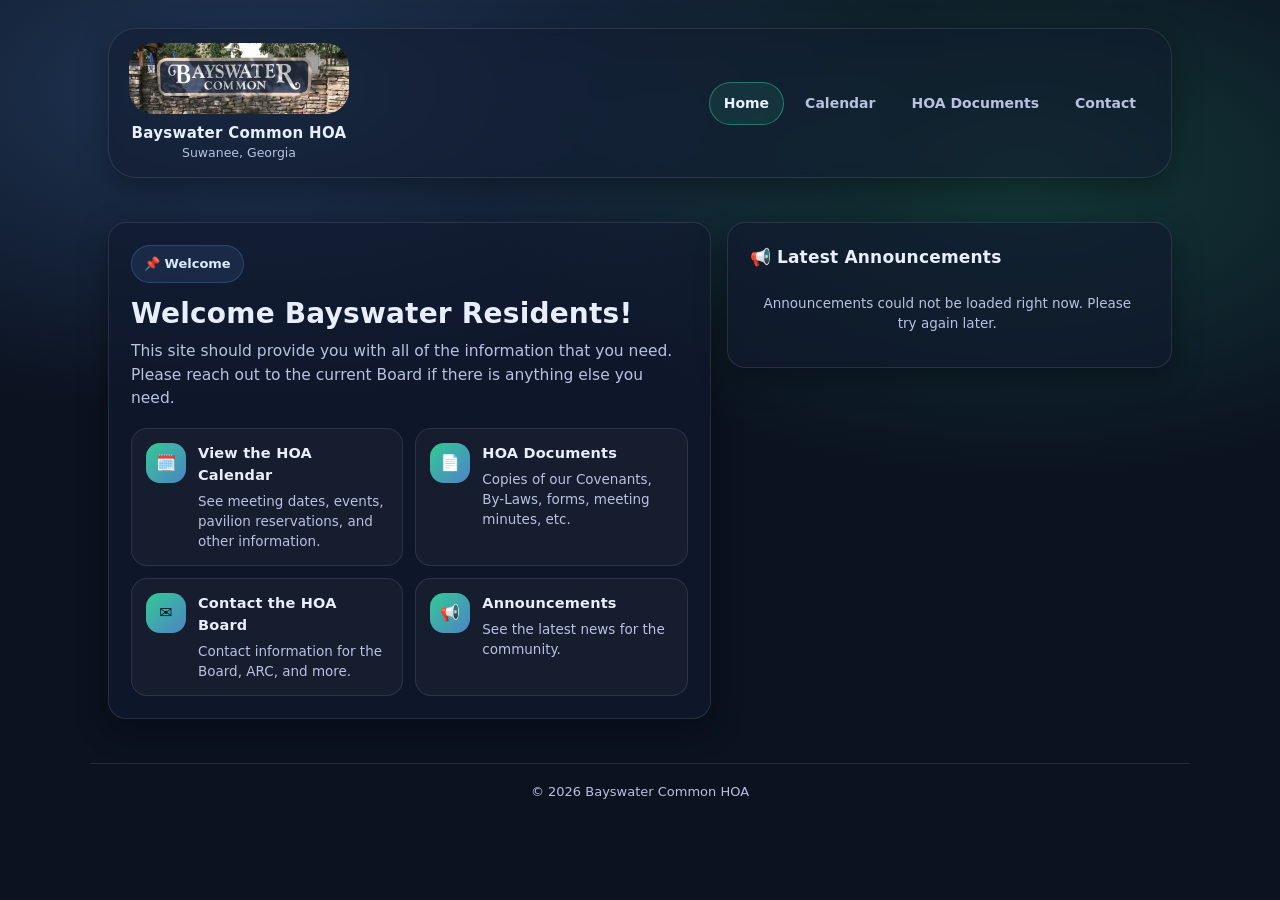
<file: index.html>
<!doctype html>
<html lang="en">
<head>
  <meta charset="utf-8">
  <meta name="viewport" content="width=device-width,initial-scale=1">
  <meta http-equiv="Content-Security-Policy" content="default-src 'self'; script-src 'self'; style-src 'self' 'unsafe-inline'; img-src 'self' data:; connect-src https://admin.bayswatercommon.org; media-src https://admin.bayswatercommon.org; frame-src https://calendar.google.com; form-action 'none'; base-uri 'self'; object-src 'none'">
  <meta name="referrer" content="strict-origin-when-cross-origin">
  <title>Bayswater Common HOA</title>
  <meta name="description" content="Bayswater Common HOA, Suwanee GA: announcements, calendar, documents and contacts for residents.">
  <link rel="icon" href="assets/logo.jpg" type="image/jpeg">
  <link rel="stylesheet" href="css/site.css?v=6">
</head>
<body>
  <header>
    <div class="topbar">
      <a class="brand" href="index.html">
        <img src="assets/logo.jpg" alt="" class="logo" width="394" height="127">
        <div>
          <h1>Bayswater Common HOA</h1>
          <p>Suwanee, Georgia</p>
        </div>
      </a>
      <nav aria-label="Primary">
        <a class="navlink" href="index.html" aria-current="page">Home</a>
        <a class="navlink" href="calendar.html">Calendar</a>
        <a class="navlink" href="documents.html">HOA Documents</a>
        <a class="navlink" href="contact.html">Contact</a>
      </nav>
    </div>
  </header>

  <main class="container">
    <section class="hero">
      <div class="card">
        <div class="pill">📌 Welcome</div>
        <h2>Welcome Bayswater Residents!</h2>
        <p>This site should provide you with all of the information that you need. Please reach out to the current Board if there is anything else you need.</p>

        <div class="grid">
          <a class="action" href="calendar.html">
            <div class="icon" aria-hidden="true">🗓️</div>
            <div>
              <h3>View the HOA Calendar</h3>
              <p>See meeting dates, events, pavilion reservations, and other information.</p>
            </div>
          </a>
          <a class="action" href="documents.html">
            <div class="icon" aria-hidden="true">📄</div>
            <div>
              <h3>HOA Documents</h3>
              <p>Copies of our Covenants, By-Laws, forms, meeting minutes, etc.</p>
            </div>
          </a>
          <a class="action" href="contact.html">
            <div class="icon" aria-hidden="true">✉️</div>
            <div>
              <h3>Contact the HOA Board</h3>
              <p>Contact information for the Board, ARC, and more.</p>
            </div>
          </a>
          <a class="action" href="calendar.html#announcements">
            <div class="icon" aria-hidden="true">📢</div>
            <div>
              <h3>Announcements</h3>
              <p>See the latest news for the community.</p>
            </div>
          </a>
        </div>
      </div>

      <aside class="card">
        <h3>📢 Latest Announcements</h3>
        <div class="announcements-box" id="announcementsList" tabindex="0" aria-label="Latest announcements">
          <div class="no-announcements">Loading announcements…</div>
        </div>
      </aside>
    </section>
  </main>

  <footer>
    <div class="footerline">© <span id="y"></span> Bayswater Common HOA</div>
  </footer>

  <script src="js/site.js?v=1"></script>
  <script src="js/announcements.js?v=2"></script>
</body>
</html>
</file>
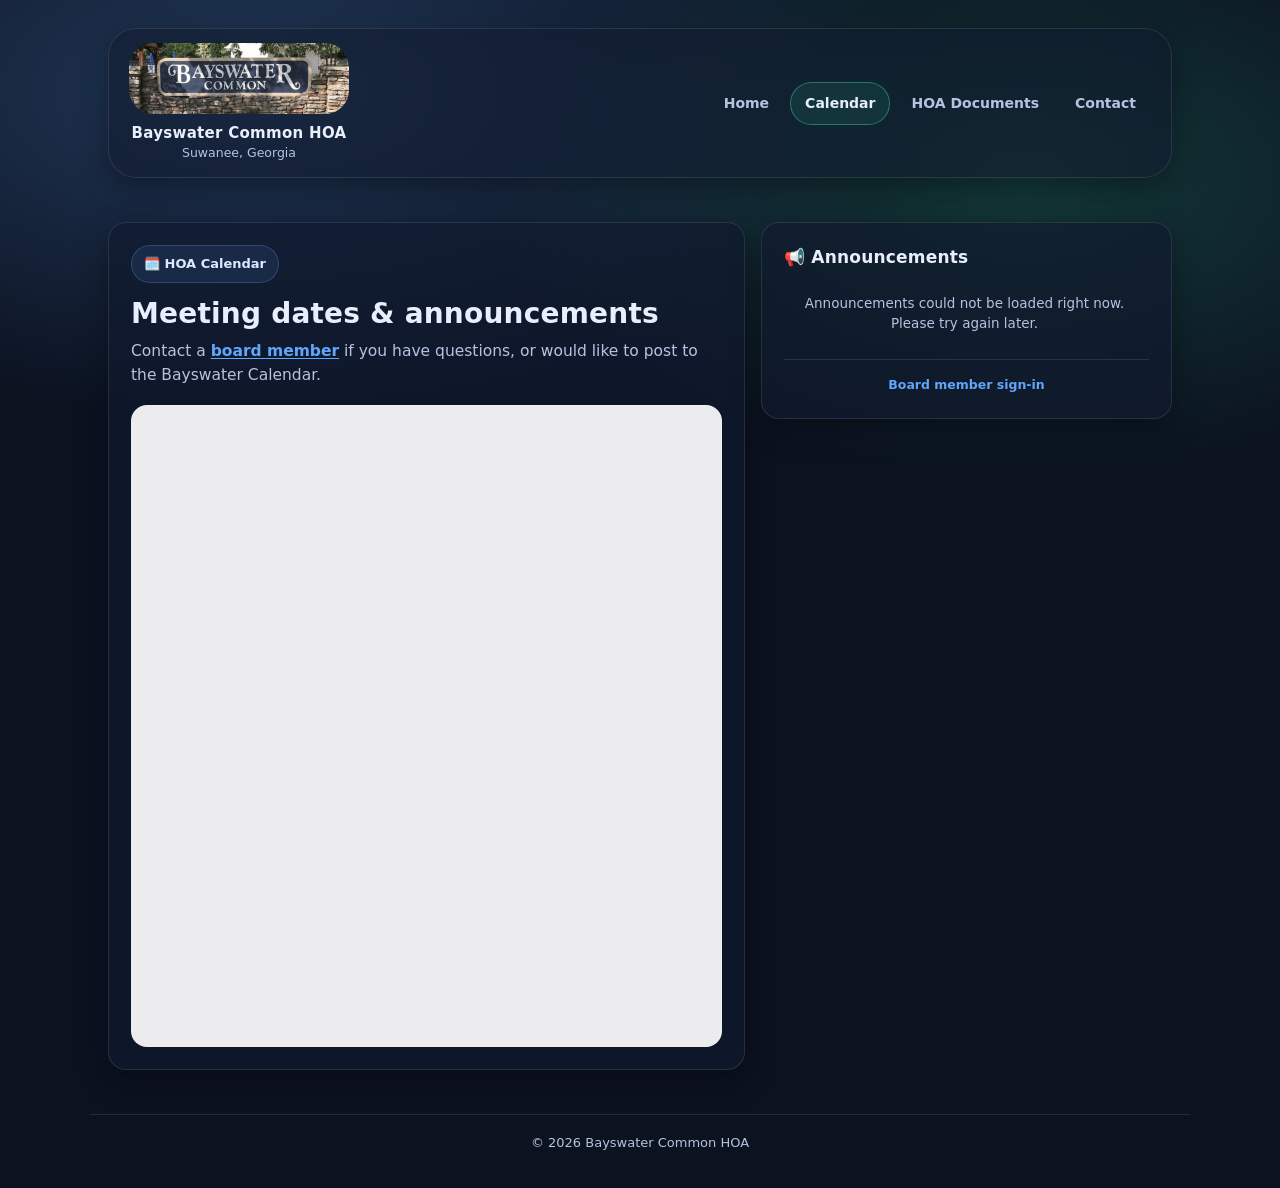
<file: calendar.html>
<!doctype html>
<html lang="en">
<head>
  <meta charset="utf-8">
  <meta name="viewport" content="width=device-width,initial-scale=1">
  <meta http-equiv="Content-Security-Policy" content="default-src 'self'; script-src 'self'; style-src 'self' 'unsafe-inline'; img-src 'self' data:; connect-src https://admin.bayswatercommon.org; media-src https://admin.bayswatercommon.org; frame-src https://calendar.google.com; form-action 'none'; base-uri 'self'; object-src 'none'">
  <meta name="referrer" content="strict-origin-when-cross-origin">
  <title>Calendar | Bayswater Common HOA</title>
  <meta name="description" content="Bayswater Common HOA calendar: meeting dates, events, pavilion reservations and announcements.">
  <link rel="icon" href="assets/logo.jpg" type="image/jpeg">
  <link rel="stylesheet" href="css/site.css?v=6">
</head>
<body>
  <header>
    <div class="topbar">
      <a class="brand" href="index.html">
        <img src="assets/logo.jpg" alt="" class="logo" width="394" height="127">
        <div>
          <h1>Bayswater Common HOA</h1>
          <p>Suwanee, Georgia</p>
        </div>
      </a>
      <nav aria-label="Primary">
        <a class="navlink" href="index.html">Home</a>
        <a class="navlink" href="calendar.html" aria-current="page">Calendar</a>
        <a class="navlink" href="documents.html">HOA Documents</a>
        <a class="navlink" href="contact.html">Contact</a>
      </nav>
    </div>
  </header>

  <main class="container">
    <section class="hero wide-main">
      <div class="card">
        <div class="pill">🗓️ HOA Calendar</div>
        <h2>Meeting dates &amp; announcements</h2>
        <p>Contact a <a class="text-link" href="contact.html">board member</a> if you have questions, or would like to post to the Bayswater Calendar.</p>
        <div class="calendar-wrap">
          <iframe id="hoaCalendar" title="Bayswater Common HOA calendar"
            src="https://calendar.google.com/calendar/embed?src=bayswatercommon%40gmail.com&amp;ctz=America%2FNew_York&amp;mode=MONTH&amp;showNav=1&amp;showDate=1"
            loading="lazy"></iframe>
        </div>
      </div>

      <aside class="card" id="announcements">
        <h3>📢 Announcements</h3>
        <div class="announcements-box tall" id="announcementsList" tabindex="0" aria-label="Announcements">
          <div class="no-announcements">Loading announcements…</div>
        </div>
        <div class="admin-link">
          <a href="https://admin.bayswatercommon.org/">Board member sign-in</a>
        </div>
      </aside>
    </section>
  </main>

  <footer>
    <div class="footerline">© <span id="y"></span> Bayswater Common HOA</div>
  </footer>

  <script src="js/site.js?v=1"></script>
  <script src="js/announcements.js?v=2"></script>
</body>
</html>
</file>
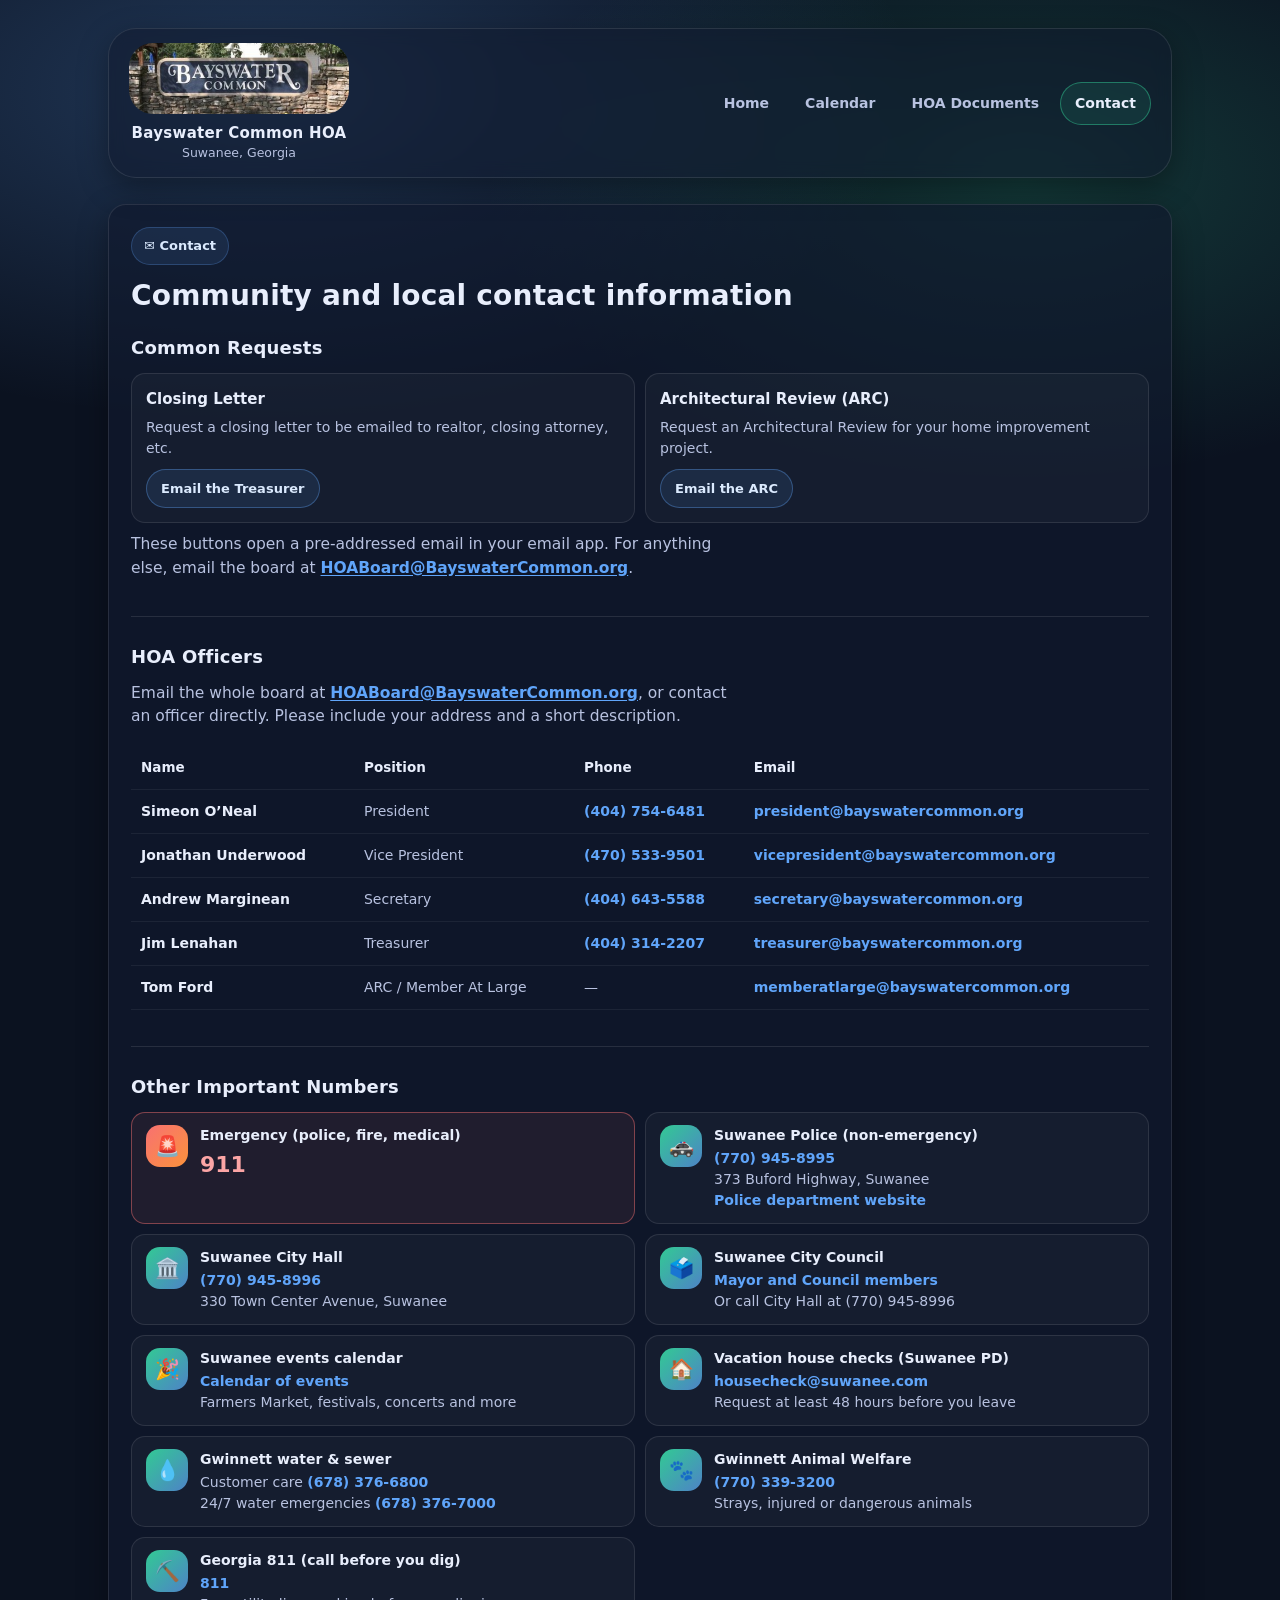
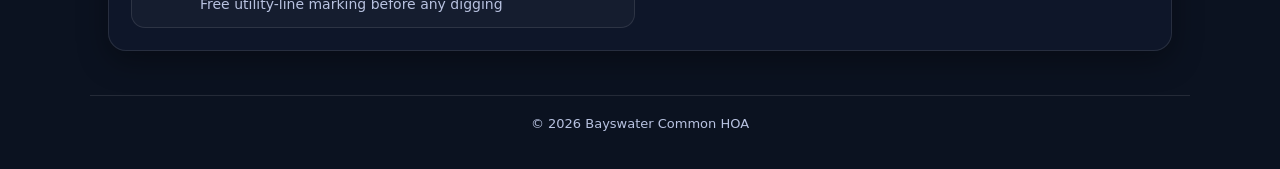
<file: contact.html>
<!doctype html>
<html lang="en">
<head>
  <meta charset="utf-8">
  <meta name="viewport" content="width=device-width,initial-scale=1">
  <meta http-equiv="Content-Security-Policy" content="default-src 'self'; script-src 'self'; style-src 'self' 'unsafe-inline'; img-src 'self' data:; connect-src https://admin.bayswatercommon.org; media-src https://admin.bayswatercommon.org; frame-src https://calendar.google.com; form-action 'none'; base-uri 'self'; object-src 'none'">
  <meta name="referrer" content="strict-origin-when-cross-origin">
  <title>Contact | Bayswater Common HOA</title>
  <meta name="description" content="Contact the Bayswater Common HOA board, ARC, and local Suwanee and Gwinnett services.">
  <link rel="icon" href="assets/logo.jpg" type="image/jpeg">
  <link rel="stylesheet" href="css/site.css?v=6">
</head>
<body>
  <header>
    <div class="topbar">
      <a class="brand" href="index.html">
        <img src="assets/logo.jpg" alt="" class="logo" width="394" height="127">
        <div>
          <h1>Bayswater Common HOA</h1>
          <p>Suwanee, Georgia</p>
        </div>
      </a>
      <nav aria-label="Primary">
        <a class="navlink" href="index.html">Home</a>
        <a class="navlink" href="calendar.html">Calendar</a>
        <a class="navlink" href="documents.html">HOA Documents</a>
        <a class="navlink" href="contact.html" aria-current="page">Contact</a>
      </nav>
    </div>
  </header>

  <main class="container">
    <section class="card">
      <div class="pill">✉️ Contact</div>
      <h2>Community and local contact information</h2>

      <h3 class="section-title">Common Requests</h3>
      <ul class="requests">
        <li>
          <b>Closing Letter</b>
          <span>Request a closing letter to be emailed to realtor, closing attorney, etc.</span>
          <a class="doclink" href="mailto:treasurer@bayswatercommon.org?subject=Requesting%20Closing%20Letter&amp;body=Please%20include%20the%20email%20address%20of%20your%20realtor%20or%20closing%20attorney.%0A%0A">Email the Treasurer</a>
        </li>
        <li>
          <b>Architectural Review (ARC)</b>
          <span>Request an Architectural Review for your home improvement project.</span>
          <a class="doclink" href="mailto:ARC@bayswatercommon.org?subject=ARC%20Request&amp;body=Please%20include%20as%20much%20information%20as%20possible%2C%20including%20photos%2C%20diagrams%2C%20etc.%20%20Be%20sure%20to%20provide%20a%20phone%20number%20at%20which%20we%20can%20reach%20you.%0A%0A">Email the ARC</a>
        </li>
      </ul>
      <p class="muted small">These buttons open a pre-addressed email in your email app. For anything else, email the board at <a class="text-link" href="mailto:HOABoard@BayswaterCommon.org">HOABoard@BayswaterCommon.org</a>.</p>

      <h3 class="section-title">HOA Officers</h3>
      <p class="muted small">Email the whole board at <a class="text-link" href="mailto:HOABoard@BayswaterCommon.org">HOABoard@BayswaterCommon.org</a>, or contact an officer directly. Please include your address and a short description.</p>
      <table class="officers-table" aria-label="HOA officers contact list">
        <thead>
          <tr><th>Name</th><th>Position</th><th>Phone</th><th>Email</th></tr>
        </thead>
        <tbody>
          <tr>
            <td>Simeon O’Neal</td>
            <td data-label="Position">President</td>
            <td data-label="Phone"><a class="phone" href="tel:+14047546481">(404) 754-6481</a></td>
            <td data-label="Email"><a href="mailto:president@bayswatercommon.org">president@bayswatercommon.org</a></td>
          </tr>
          <tr>
            <td>Jonathan Underwood</td>
            <td data-label="Position">Vice President</td>
            <td data-label="Phone"><a class="phone" href="tel:+14705339501">(470) 533-9501</a></td>
            <td data-label="Email"><a href="mailto:vicepresident@bayswatercommon.org">vicepresident@bayswatercommon.org</a></td>
          </tr>
          <tr>
            <td>Andrew Marginean</td>
            <td data-label="Position">Secretary</td>
            <td data-label="Phone"><a class="phone" href="tel:+14046435588">(404) 643-5588</a></td>
            <td data-label="Email"><a href="mailto:secretary@bayswatercommon.org">secretary@bayswatercommon.org</a></td>
          </tr>
          <tr>
            <td>Jim Lenahan</td>
            <td data-label="Position">Treasurer</td>
            <td data-label="Phone"><a class="phone" href="tel:+14043142207">(404) 314-2207</a></td>
            <td data-label="Email"><a href="mailto:treasurer@bayswatercommon.org">treasurer@bayswatercommon.org</a></td>
          </tr>
          <tr>
            <td>Tom Ford</td>
            <td data-label="Position">ARC / Member At Large</td>
            <td data-label="Phone">—</td>
            <td data-label="Email"><a href="mailto:memberatlarge@bayswatercommon.org">memberatlarge@bayswatercommon.org</a></td>
          </tr>
        </tbody>
      </table>

      <h3 class="section-title">Other Important Numbers</h3>
      <ul class="contact-list">
        <li class="urgent"><span class="ci" aria-hidden="true">🚨</span><div><b>Emergency (police, fire, medical)</b><a class="big" href="tel:911">911</a></div></li>
        <li><span class="ci" aria-hidden="true">🚓</span><div><b>Suwanee Police (non-emergency)</b><a href="tel:+17709458995">(770) 945-8995</a><br>373 Buford Highway, Suwanee<br><a href="https://www.suwanee.com/services/police" target="_blank" rel="noopener">Police department website</a></div></li>
        <li><span class="ci" aria-hidden="true">🏛️</span><div><b>Suwanee City Hall</b><a href="tel:+17709458996">(770) 945-8996</a><br>330 Town Center Avenue, Suwanee</div></li>
        <li><span class="ci" aria-hidden="true">🗳️</span><div><b>Suwanee City Council</b><a href="https://www.suwanee.com/government/city-council" target="_blank" rel="noopener">Mayor and Council members</a><br>Or call City Hall at (770) 945-8996</div></li>
        <li><span class="ci" aria-hidden="true">🎉</span><div><b>Suwanee events calendar</b><a href="https://www.suwanee.com/explore-suwanee/calendar-of-events" target="_blank" rel="noopener">Calendar of events</a><br>Farmers Market, festivals, concerts and more</div></li>
        <li><span class="ci" aria-hidden="true">🏠</span><div><b>Vacation house checks (Suwanee PD)</b><a href="mailto:housecheck@suwanee.com">housecheck@suwanee.com</a><br>Request at least 48 hours before you leave</div></li>
        <li><span class="ci" aria-hidden="true">💧</span><div><b>Gwinnett water &amp; sewer</b>Customer care <a href="tel:+16783766800">(678) 376-6800</a><br>24/7 water emergencies <a href="tel:+16783767000">(678) 376-7000</a></div></li>
        <li><span class="ci" aria-hidden="true">🐾</span><div><b>Gwinnett Animal Welfare</b><a href="tel:+17703393200">(770) 339-3200</a><br>Strays, injured or dangerous animals</div></li>
        <li><span class="ci" aria-hidden="true">⛏️</span><div><b>Georgia 811 (call before you dig)</b><a href="tel:811">811</a><br>Free utility-line marking before any digging</div></li>
      </ul>
    </section>
  </main>

  <footer>
    <div class="footerline">© <span id="y"></span> Bayswater Common HOA</div>
  </footer>
  <script src="js/site.js?v=1"></script>
</body>
</html>
</file>
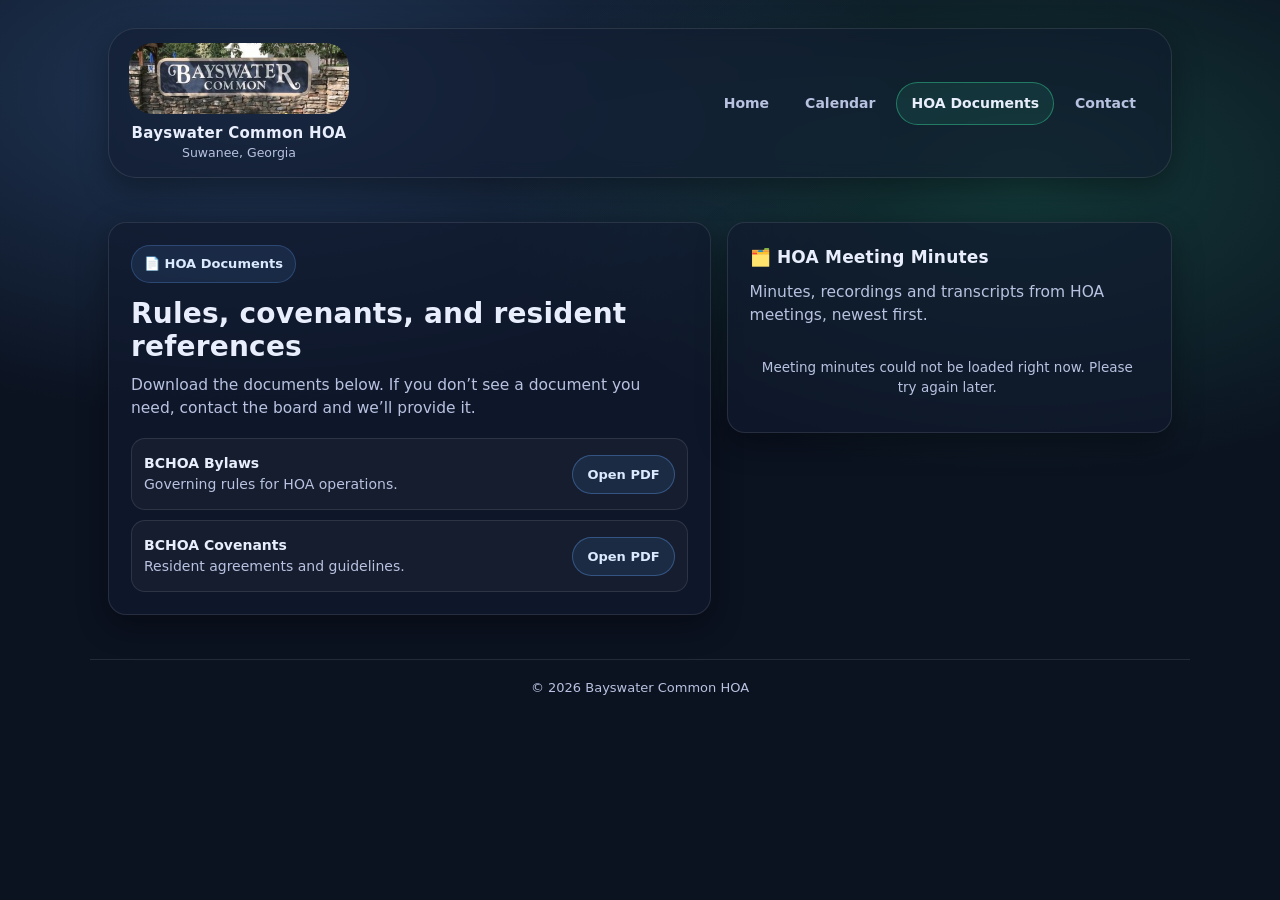
<file: documents.html>
<!doctype html>
<html lang="en">
<head>
  <meta charset="utf-8">
  <meta name="viewport" content="width=device-width,initial-scale=1">
  <meta http-equiv="Content-Security-Policy" content="default-src 'self'; script-src 'self'; style-src 'self' 'unsafe-inline'; img-src 'self' data:; connect-src https://admin.bayswatercommon.org; media-src https://admin.bayswatercommon.org; frame-src https://calendar.google.com; form-action 'none'; base-uri 'self'; object-src 'none'">
  <meta name="referrer" content="strict-origin-when-cross-origin">
  <title>HOA Documents | Bayswater Common HOA</title>
  <meta name="description" content="Bayswater Common HOA documents: Covenants, By-Laws, forms and meeting minutes.">
  <link rel="icon" href="assets/logo.jpg" type="image/jpeg">
  <link rel="stylesheet" href="css/site.css?v=6">
</head>
<body>
  <header>
    <div class="topbar">
      <a class="brand" href="index.html">
        <img src="assets/logo.jpg" alt="" class="logo" width="394" height="127">
        <div>
          <h1>Bayswater Common HOA</h1>
          <p>Suwanee, Georgia</p>
        </div>
      </a>
      <nav aria-label="Primary">
        <a class="navlink" href="index.html">Home</a>
        <a class="navlink" href="calendar.html">Calendar</a>
        <a class="navlink" href="documents.html" aria-current="page">HOA Documents</a>
        <a class="navlink" href="contact.html">Contact</a>
      </nav>
    </div>
  </header>

  <main class="container">
    <section class="hero">
      <div class="card">
        <div class="pill">📄 HOA Documents</div>
        <h2>Rules, covenants, and resident references</h2>
        <p>Download the documents below. If you don’t see a document you need, contact the board and we’ll provide it.</p>
        <ul class="list">
          <li>
            <div><b>BCHOA Bylaws</b><br><span>Governing rules for HOA operations.</span></div>
            <a class="doclink" href="assets/BCHOA%20Bylaws.pdf" target="_blank" rel="noopener">Open PDF</a>
          </li>
          <li>
            <div><b>BCHOA Covenants</b><br><span>Resident agreements and guidelines.</span></div>
            <a class="doclink" href="assets/BCHOA%20Covenants.pdf" target="_blank" rel="noopener">Open PDF</a>
          </li>
        </ul>
      </div>

      <aside class="card" id="minutes">
        <h3>🗂️ HOA Meeting Minutes</h3>
        <p class="muted small">Minutes, recordings and transcripts from HOA meetings, newest first.</p>
        <div class="minutes-box" id="minutesList" tabindex="0" aria-label="HOA meeting minutes">
          <div class="no-announcements">Loading meeting minutes…</div>
        </div>
      </aside>
    </section>
  </main>

  <footer>
    <div class="footerline">© <span id="y"></span> Bayswater Common HOA</div>
  </footer>

  <script src="js/site.js?v=1"></script>
  <script src="js/minutes.js?v=1"></script>
</body>
</html>
</file>
<file: css/site.css>
/* Bayswater Common HOA — shared styles for every page */
:root {
  --bg: #0b1220;
  --card: #111a2e;
  --text: #e8eefc;
  --muted: #b8c2e0;
  --brand: #34d399;   /* emerald */
  --brand2: #60a5fa;  /* blue */
  --border: rgba(255, 255, 255, .10);
  --shadow: 0 10px 30px rgba(0, 0, 0, .35);
  --radius: 18px;
}
* { box-sizing: border-box; }
html { -webkit-text-size-adjust: 100%; }
body {
  margin: 0;
  font-family: ui-sans-serif, system-ui, -apple-system, "Segoe UI", Roboto, Arial, "Noto Sans", sans-serif;
  background:
    radial-gradient(1200px 600px at 20% 10%, rgba(96, 165, 250, .25), transparent 55%),
    radial-gradient(900px 500px at 80% 20%, rgba(52, 211, 153, .20), transparent 60%),
    var(--bg);
  background-attachment: fixed;
  color: var(--text);
  line-height: 1.5;
  overflow-wrap: break-word;
}
a { color: inherit; text-decoration: none; }
img { max-width: 100%; }

/* ---------- Header ---------- */
header { padding: 28px 18px 8px; max-width: 1100px; margin: 0 auto; }
.topbar {
  display: flex; align-items: center; justify-content: space-between; gap: 16px;
  padding: 14px 20px;
  border: 1px solid var(--border);
  background: rgba(17, 26, 46, .55);
  backdrop-filter: blur(8px);
  border-radius: 28px;
  box-shadow: var(--shadow);
}
.brand { display: flex; flex-direction: column; align-items: center; text-align: center; }
.logo {
  width: 20vw; max-width: 220px; min-width: 120px; height: auto;
  border-radius: 24px; object-fit: cover; display: block; margin: 0 auto 8px;
}
.brand h1 { margin: 0; font-size: 15px; letter-spacing: .3px; font-weight: 800; }
.brand p { margin: 0; font-size: 12.5px; color: var(--muted); }
nav { display: flex; gap: 6px; flex-wrap: wrap; justify-content: flex-end; }
.navlink {
  padding: 10px 14px; border-radius: 999px; border: 1px solid transparent;
  color: var(--muted); font-weight: 650; font-size: 14px;
}
.navlink:hover, .navlink:focus-visible { border-color: rgba(255, 255, 255, .14); background: rgba(255, 255, 255, .04); color: var(--text); }
.navlink[aria-current="page"] { color: var(--text); border-color: rgba(52, 211, 153, .45); background: rgba(52, 211, 153, .10); }

/* ---------- Layout ---------- */
.container { max-width: 1100px; margin: 0 auto; padding: 18px; }
.hero { margin-top: 18px; display: grid; grid-template-columns: 1.15fr .85fr; gap: 16px; align-items: start; }
.hero.wide-main { grid-template-columns: 1.55fr 1fr; }
.stack { display: grid; gap: 16px; }
.card {
  background: rgba(17, 26, 46, .68);
  border: 1px solid var(--border);
  border-radius: var(--radius);
  box-shadow: var(--shadow);
  padding: 22px;
  min-width: 0;
}
.card h2 { margin: 0 0 10px; font-size: 28px; letter-spacing: .2px; line-height: 1.2; }
.card > p, .lead { margin: 0 0 18px; color: var(--muted); max-width: 62ch; font-size: 15.5px; }
.card h3 { margin: 0 0 10px; font-size: 17px; letter-spacing: .2px; }
.card .section-title { margin: 36px 0 12px; padding-top: 26px; border-top: 1px solid var(--border); font-size: 18px; }
.card .section-title:first-of-type { margin-top: 22px; padding-top: 0; border-top: 0; }
.muted { color: var(--muted); }
.small { font-size: 13.5px; }
.pill {
  display: inline-flex; align-items: center; gap: 8px;
  padding: 8px 12px; border-radius: 999px;
  background: rgba(96, 165, 250, .10); border: 1px solid rgba(96, 165, 250, .25);
  color: #dbeafe; font-weight: 700; font-size: 13px; margin-bottom: 14px;
}
.text-link { color: var(--brand2); font-weight: 700; text-decoration: underline; text-underline-offset: 2px; }
.text-link:hover { color: var(--brand); }

/* ---------- Home action cards ---------- */
.grid { display: grid; grid-template-columns: repeat(2, minmax(0, 1fr)); gap: 12px; margin-top: 14px; }
.action {
  padding: 14px; border-radius: 16px; border: 1px solid var(--border);
  background: rgba(255, 255, 255, .03);
  transition: transform .12s ease, border-color .12s ease, background .12s ease;
  display: flex; gap: 12px; align-items: flex-start;
}
.action:hover, .action:focus-visible { transform: translateY(-2px); border-color: rgba(255, 255, 255, .18); background: rgba(255, 255, 255, .05); }
.icon {
  width: 40px; height: 40px; border-radius: 14px; display: grid; place-items: center;
  background: linear-gradient(135deg, rgba(52, 211, 153, .95), rgba(96, 165, 250, .75));
  color: #06111f; font-weight: 900; flex: 0 0 auto;
}
.action h3 { margin: 0 0 4px; font-size: 14.5px; }
.action p { margin: 0; color: var(--muted); font-size: 13.5px; }

/* ---------- Announcements ---------- */
.announcements-box {
  max-height: 420px; overflow-y: auto; overscroll-behavior: contain;
  margin: 10px 0 0; padding: 0 4px 0 0;
  display: flex; flex-direction: column; gap: 10px;
}
.announcements-box.tall { max-height: 640px; }
.announcement {
  padding: 12px; border-radius: 14px; border: 1px solid var(--border);
  background: rgba(255, 255, 255, .03); font-size: 14px; line-height: 1.6;
}
.announcement-date { color: var(--brand); font-size: 12px; font-weight: 700; margin-bottom: 4px; }
.announcement-title { font-weight: 700; margin-bottom: 4px; }
.announcement-text p { margin: 0 0 6px; }
.announcement-text p:last-child { margin-bottom: 0; }
.announcement-text a { color: var(--brand2); text-decoration: underline; }
.announcement-text a:hover { color: var(--brand); }
.no-announcements { padding: 12px; color: var(--muted); font-size: 13.5px; text-align: center; }
.admin-link { margin-top: 14px; padding-top: 12px; border-top: 1px solid var(--border); text-align: center; }
.admin-link a { color: var(--brand2); font-size: 12.5px; font-weight: 700; }
.admin-link a:hover { color: var(--brand); }

/* ---------- Calendar ---------- */
.calendar-wrap { width: 100%; border: 1px solid var(--border); border-radius: 16px; overflow: hidden; background: rgba(255, 255, 255, .92); }
.calendar-wrap iframe { width: 100%; height: 640px; border: 0; display: block; }

/* ---------- Lists (documents, minutes) ---------- */
.list { margin: 10px 0 0; padding: 0; list-style: none; display: grid; gap: 10px; }
.list li {
  padding: 14px 12px; border-radius: 14px; border: 1px solid var(--border);
  background: rgba(255, 255, 255, .03); color: var(--muted); font-size: 14px;
  display: flex; align-items: center; justify-content: space-between; gap: 12px;
}
.list li b { color: var(--text); }
.doclink {
  white-space: nowrap; padding: 9px 14px; border-radius: 999px;
  border: 1px solid rgba(96, 165, 250, .35); background: rgba(96, 165, 250, .10);
  color: #dbeafe; font-weight: 800; font-size: 13px; flex: 0 0 auto;
}
.doclink:hover { background: rgba(96, 165, 250, .2); }

.minutes-box { max-height: 720px; overflow-y: auto; overscroll-behavior: contain; display: grid; gap: 12px; padding-right: 4px; }
.meeting { padding: 14px; border-radius: 14px; border: 1px solid var(--border); background: rgba(255, 255, 255, .03); }
.meeting-date { color: var(--brand); font-size: 12px; font-weight: 700; }
.meeting-title { font-weight: 700; margin: 2px 0 4px; }
.meeting-notes { color: var(--muted); font-size: 13.5px; margin: 0 0 8px; white-space: pre-line; }
.meeting-items { list-style: none; margin: 8px 0 0; padding: 0; display: grid; gap: 8px; }
.meeting-items a { color: var(--brand2); font-weight: 700; font-size: 14px; text-decoration: underline; text-underline-offset: 2px; }
.meeting-items .kind { display: inline-block; min-width: 46px; font-size: 11px; font-weight: 800; letter-spacing: .4px; color: var(--muted); text-transform: uppercase; }
.meeting-items audio { width: 100%; margin-top: 6px; height: 40px; }

/* ---------- Contact ---------- */
.officers-table { width: 100%; border-collapse: collapse; margin-top: 6px; }
.officers-table th, .officers-table td { text-align: left; padding: 11px 10px; border-bottom: 1px solid rgba(255, 255, 255, .06); font-size: 14px; color: var(--muted); vertical-align: top; }
.officers-table th { color: var(--text); font-weight: 700; font-size: 13.5px; }
.officers-table td:first-child { color: var(--text); font-weight: 600; }
.officers-table a { color: var(--brand2); font-weight: 700; }
.officers-table .phone { white-space: nowrap; }
.contact-list { list-style: none; margin: 6px 0 0; padding: 0; display: grid; grid-template-columns: repeat(2, minmax(0, 1fr)); gap: 10px; }
.contact-list li { padding: 12px 14px; border-radius: 14px; border: 1px solid var(--border); background: rgba(255, 255, 255, .03); font-size: 14px; color: var(--muted); }
.contact-list b { display: block; color: var(--text); margin-bottom: 2px; }
.contact-list a { color: var(--brand2); font-weight: 700; }
.placeholder { padding: 14px; border: 1px dashed rgba(255, 255, 255, .2); border-radius: 14px; color: var(--muted); font-size: 14px; }

/* ---------- Footer ---------- */
footer { padding: 26px 18px 36px; color: var(--muted); text-align: center; font-size: 13px; }
.footerline { max-width: 1100px; margin: 0 auto; padding-top: 18px; border-top: 1px solid rgba(255, 255, 255, .10); }

/* ---------- Tablets ---------- */
@media (max-width: 900px) {
  .hero, .hero.wide-main { grid-template-columns: 1fr; }
  .topbar { flex-direction: column; border-radius: 22px; }
  nav { justify-content: center; }
  .logo { width: 30vw; max-width: 200px; }
  .announcements-box, .announcements-box.tall, .minutes-box { max-height: 480px; }
}

/* ---------- Phones ---------- */
@media (max-width: 560px) {
  header { padding: 14px 12px 4px; }
  .container { padding: 12px; }
  .hero { margin-top: 8px; }
  .card { padding: 16px 14px; border-radius: 14px; }
  .card h2 { font-size: 23px; }
  .card > p, .lead { font-size: 15px; }
  .grid { grid-template-columns: 1fr; }
  nav { display: grid; grid-template-columns: 1fr 1fr; gap: 6px; width: 100%; }
  .navlink { padding: 9px 8px; font-size: 13.5px; text-align: center; border-color: rgba(255, 255, 255, .08); }
  .logo { width: 40vw; max-width: 170px; min-width: 110px; }
  .calendar-wrap iframe { height: 520px; }
  .list li { flex-direction: column; align-items: flex-start; }
  .contact-list { grid-template-columns: 1fr; }
  /* Officers table becomes stacked cards */
  .officers-table thead { position: absolute; left: -9999px; }
  .officers-table, .officers-table tbody, .officers-table tr, .officers-table td { display: block; width: 100%; }
  .officers-table tr { padding: 10px 12px; margin-bottom: 10px; border: 1px solid var(--border); border-radius: 14px; background: rgba(255, 255, 255, .03); }
  .officers-table td { border: 0; padding: 3px 0; }
  .officers-table td[data-label]::before { content: attr(data-label) ": "; color: var(--muted); font-weight: 600; font-size: 12.5px; }
  .officers-table td:first-child { font-size: 15px; }
}

/* Common Requests (prefilled emails) */
.requests { list-style: none; margin: 6px 0 10px; padding: 0; display: grid; grid-template-columns: repeat(2, minmax(0, 1fr)); gap: 10px; }
.requests li { padding: 14px; border-radius: 14px; border: 1px solid var(--border); background: rgba(255, 255, 255, .03); display: flex; flex-direction: column; gap: 6px; align-items: flex-start; }
.requests b { color: var(--text); font-size: 15px; }
.requests span { color: var(--muted); font-size: 14px; flex: 1; }
.requests .doclink { margin-top: 4px; }
@media (max-width: 560px) { .requests { grid-template-columns: 1fr; } }

/* Other Important Numbers: icon cards */
.contact-list li { display: flex; gap: 12px; align-items: flex-start; }
.contact-list li > div { min-width: 0; }
.ci {
  width: 42px; height: 42px; flex: 0 0 auto; border-radius: 14px;
  display: grid; place-items: center; font-size: 20px;
  background: linear-gradient(135deg, rgba(52, 211, 153, .95), rgba(96, 165, 250, .75));
}
.contact-list li.urgent { border-color: rgba(248, 113, 113, .45); background: rgba(248, 113, 113, .08); }
.contact-list li.urgent .ci { background: linear-gradient(135deg, #f87171, #fb923c); }
.contact-list li.urgent a.big { font-size: 22px; color: #fca5a5; }
.contact-list a[href^="tel:"], .officers-table a[href^="tel:"] { white-space: nowrap; }
</file>
